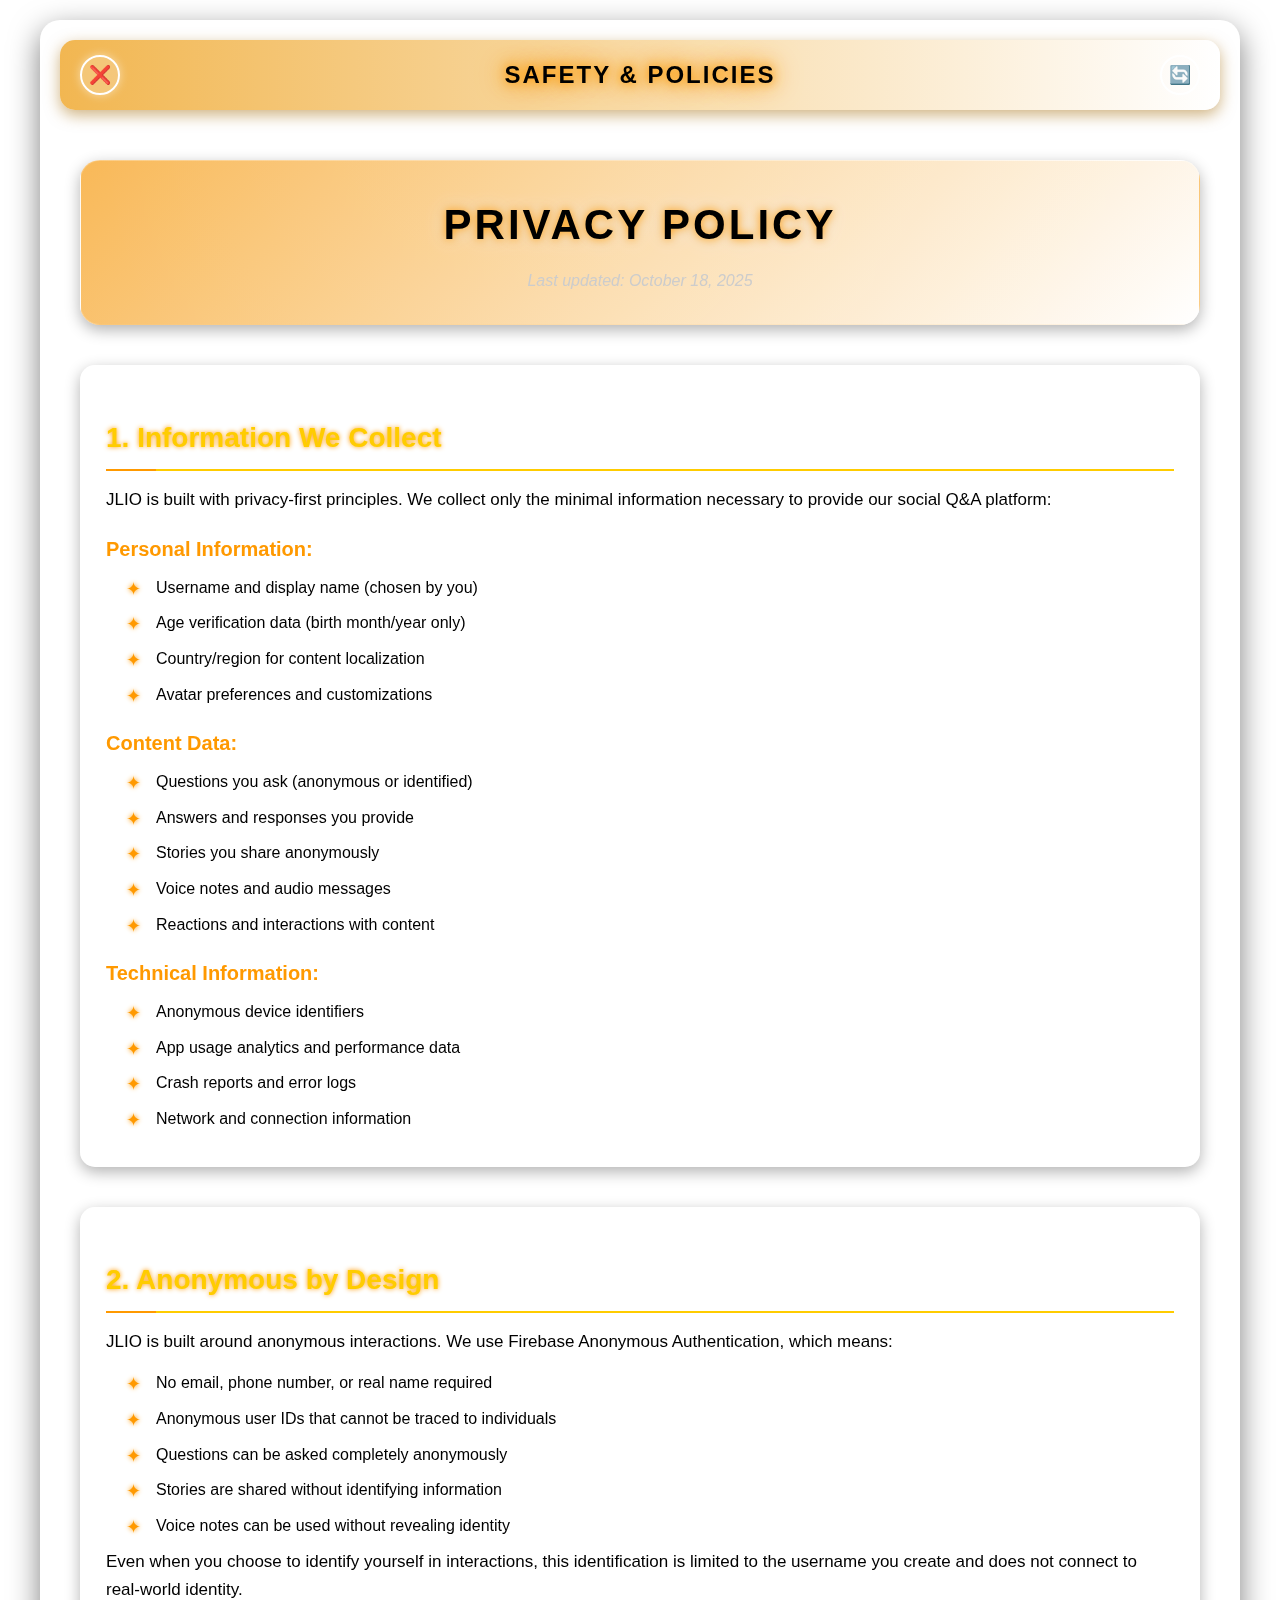
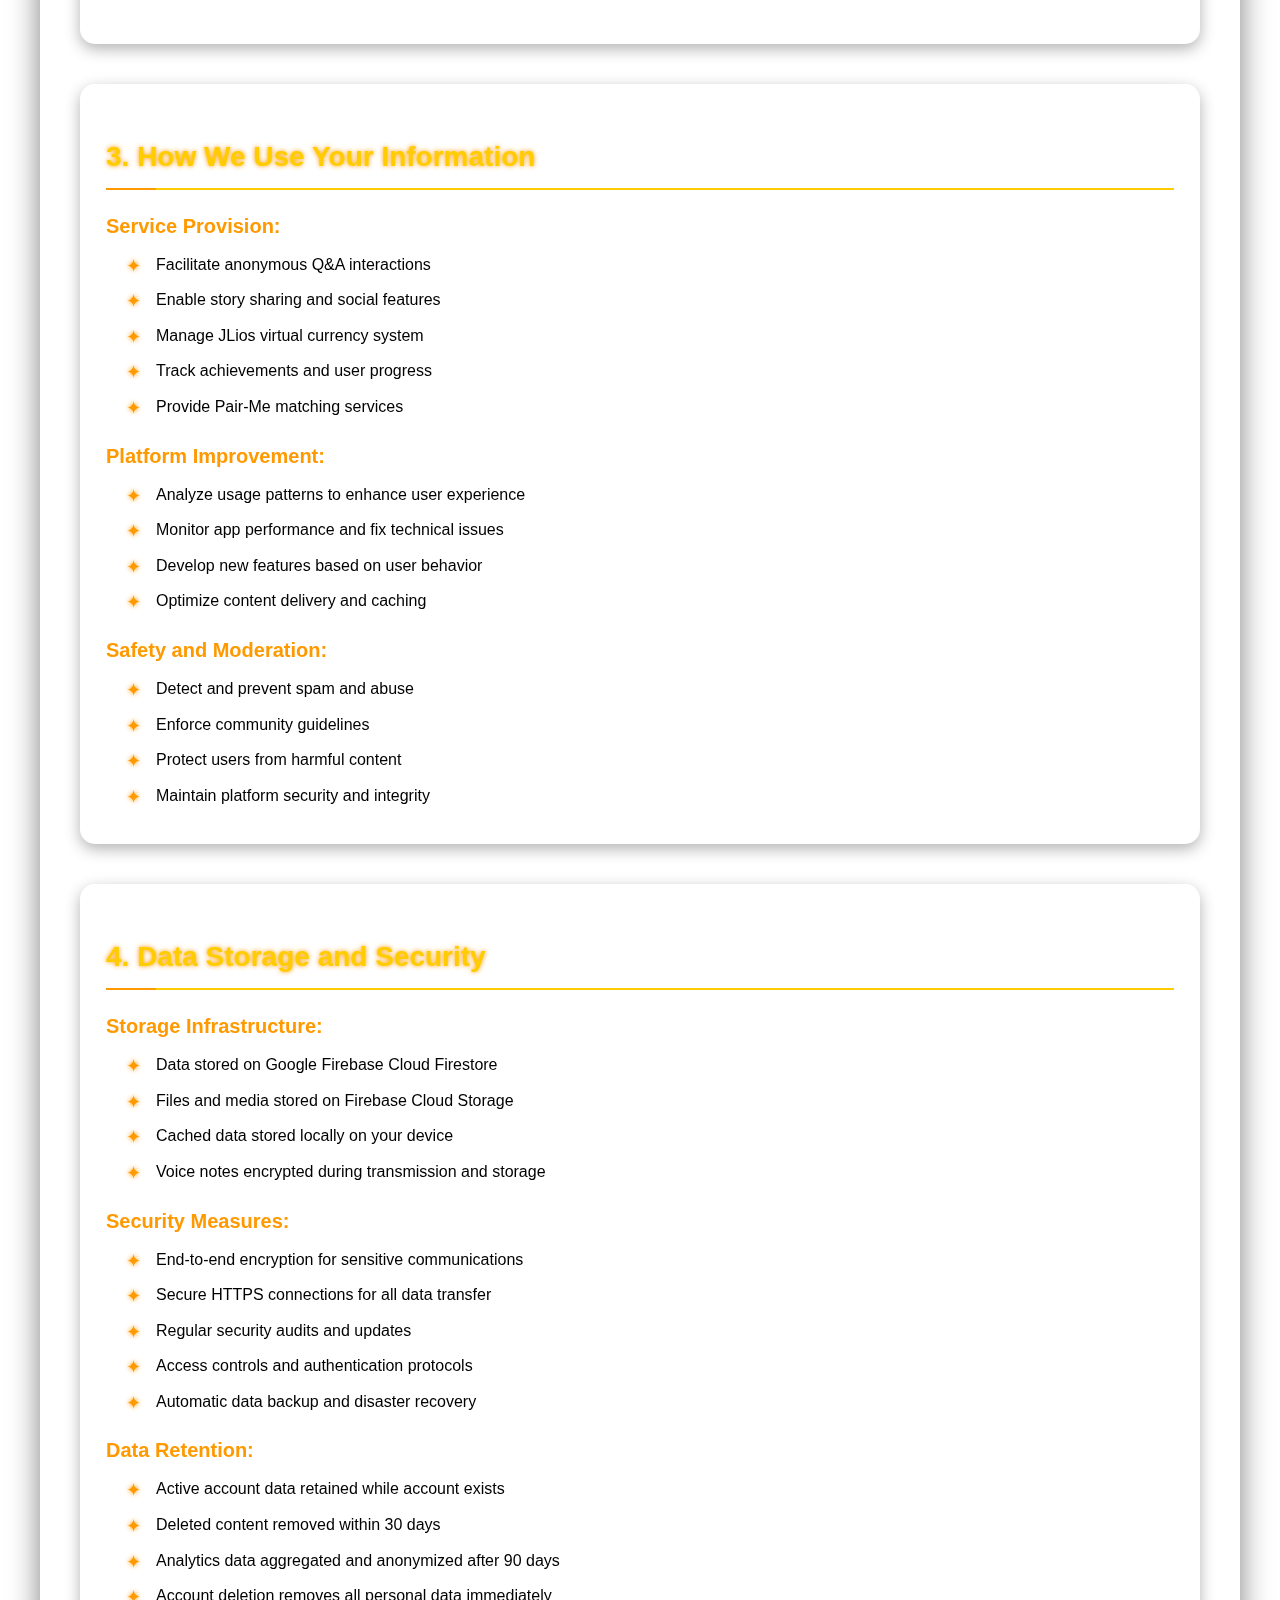
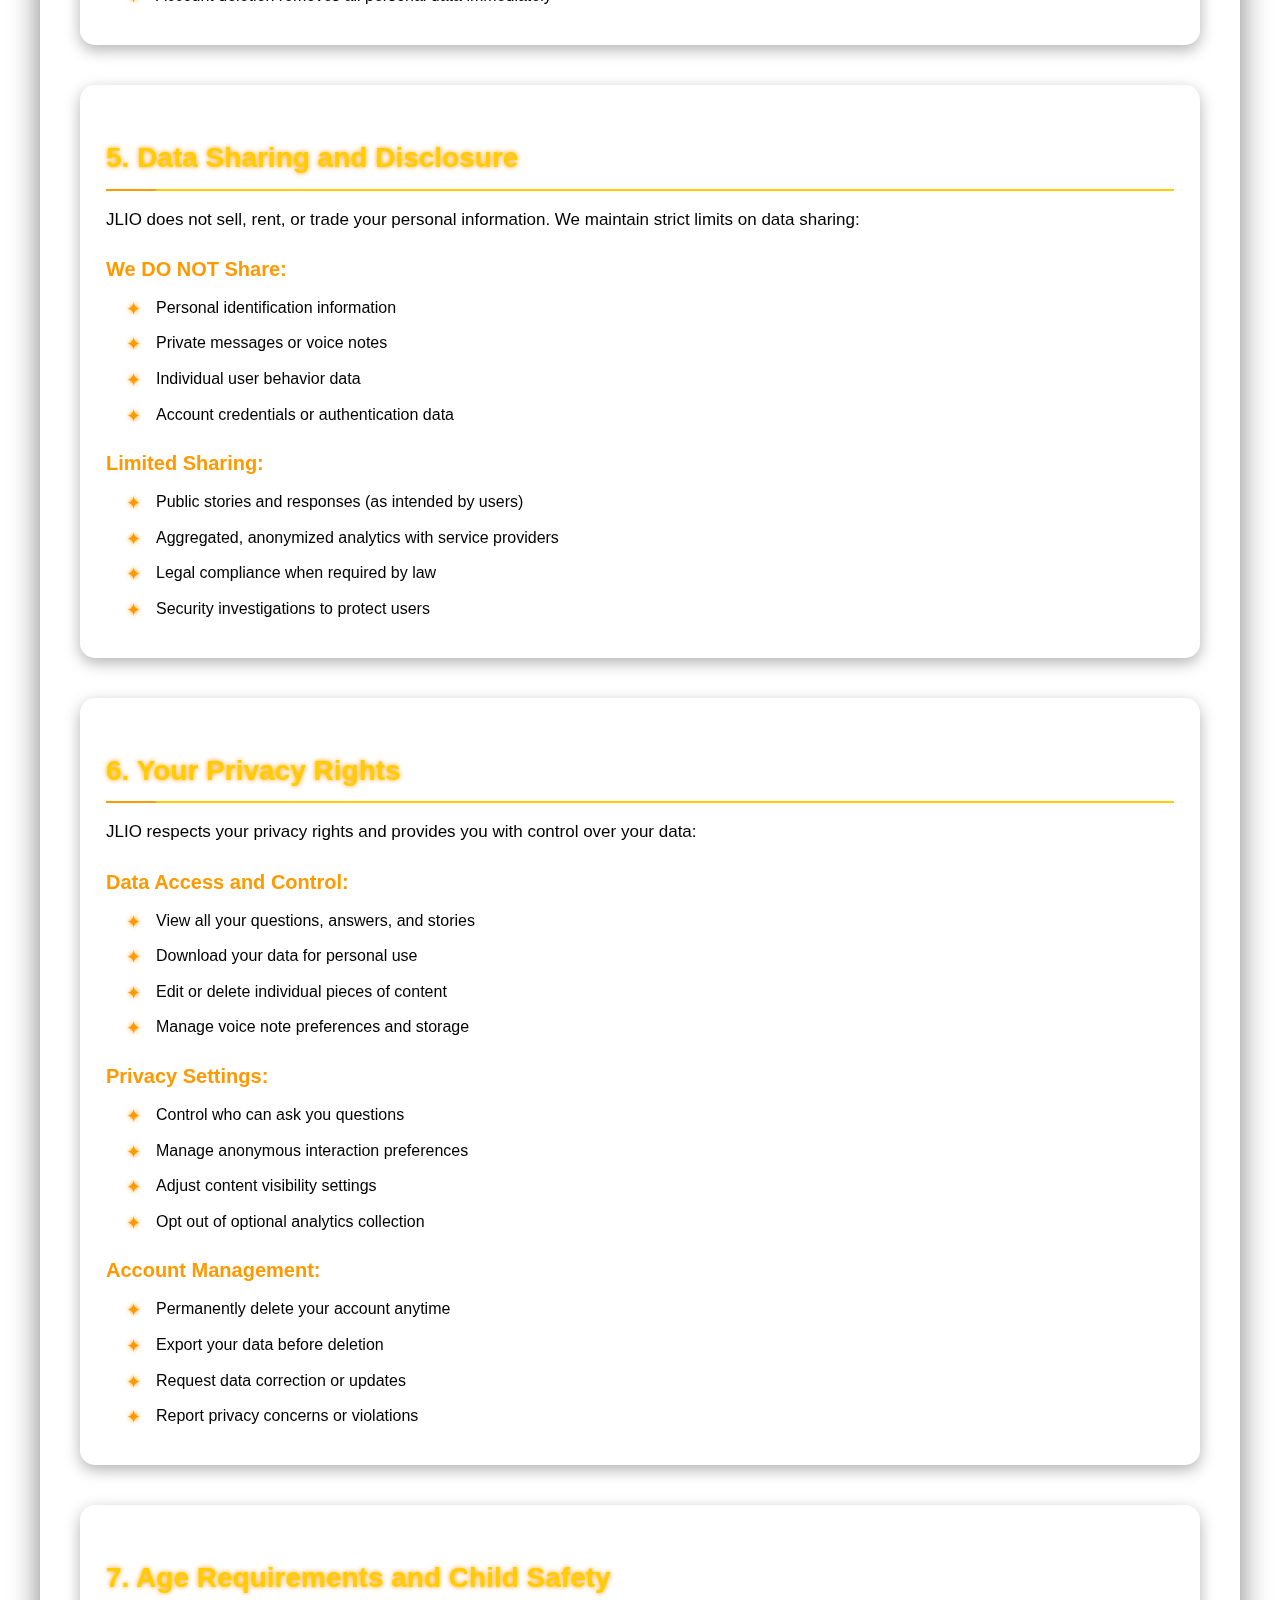
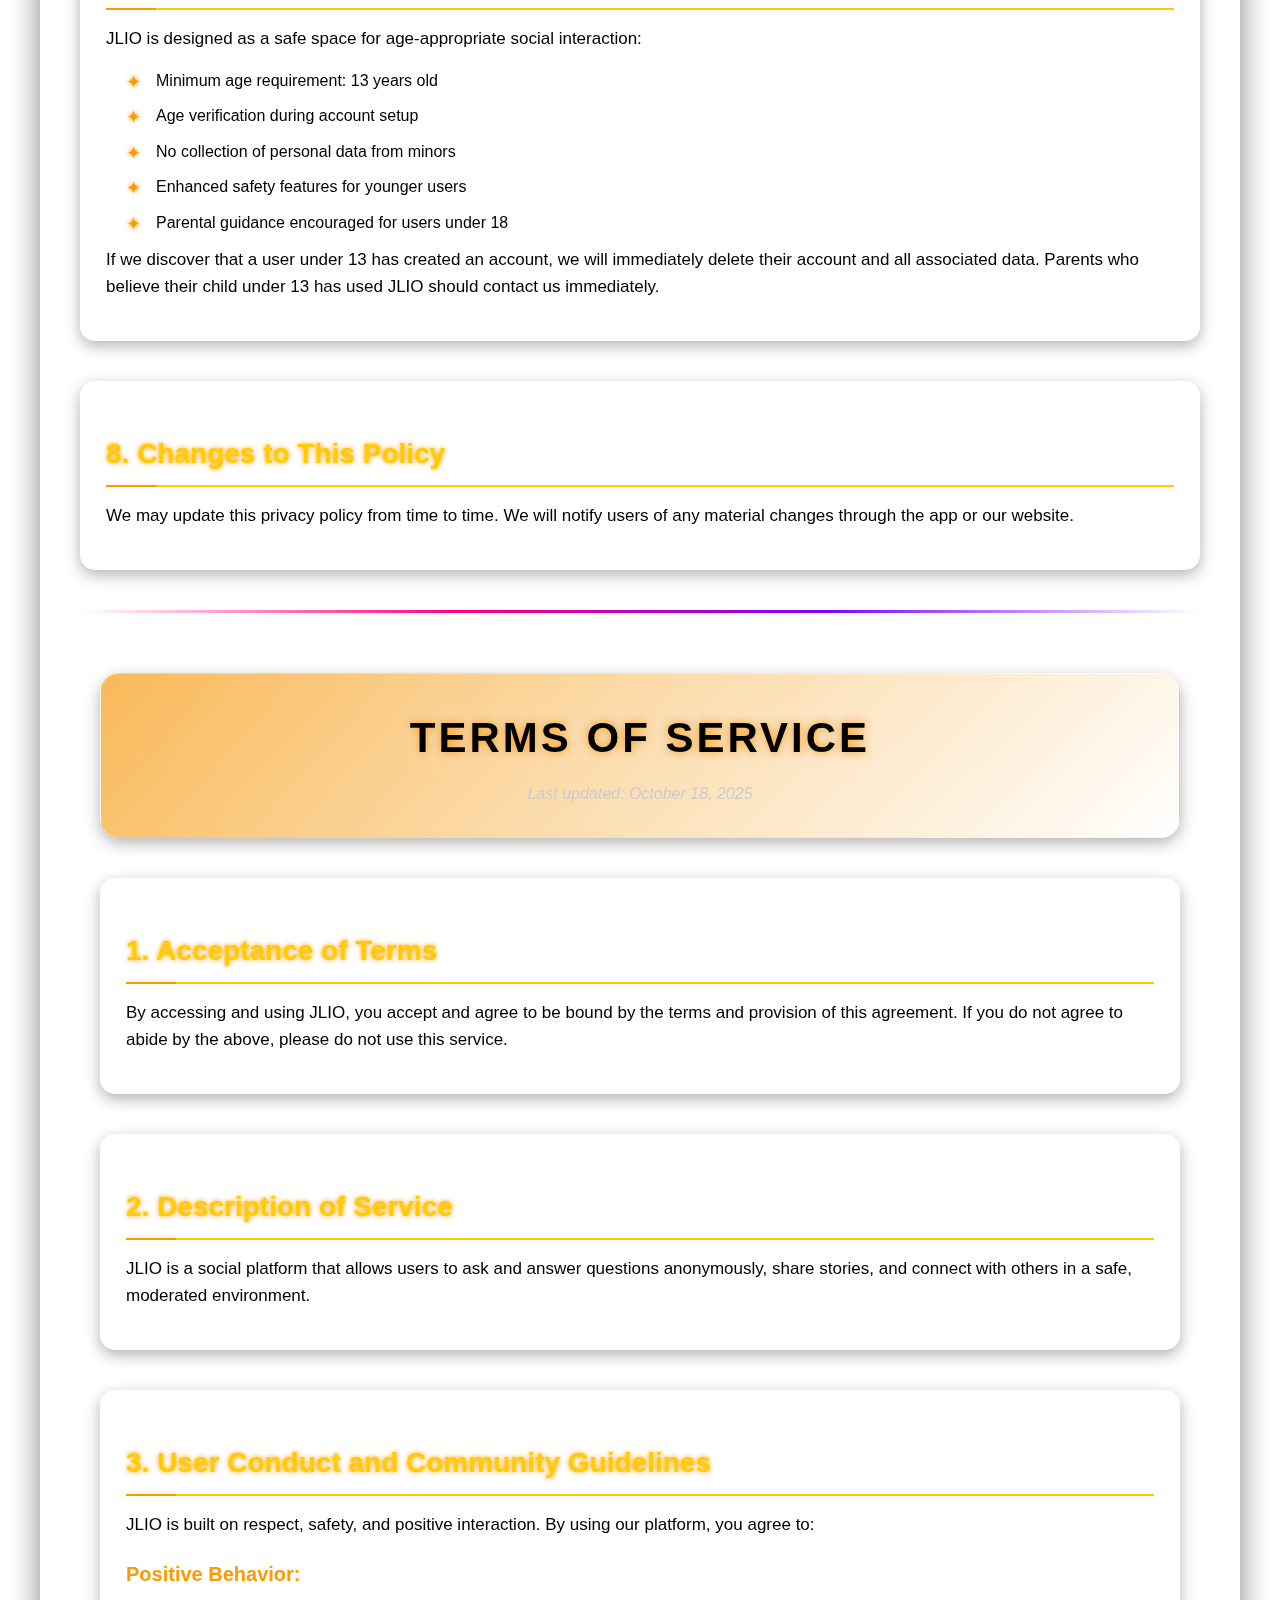
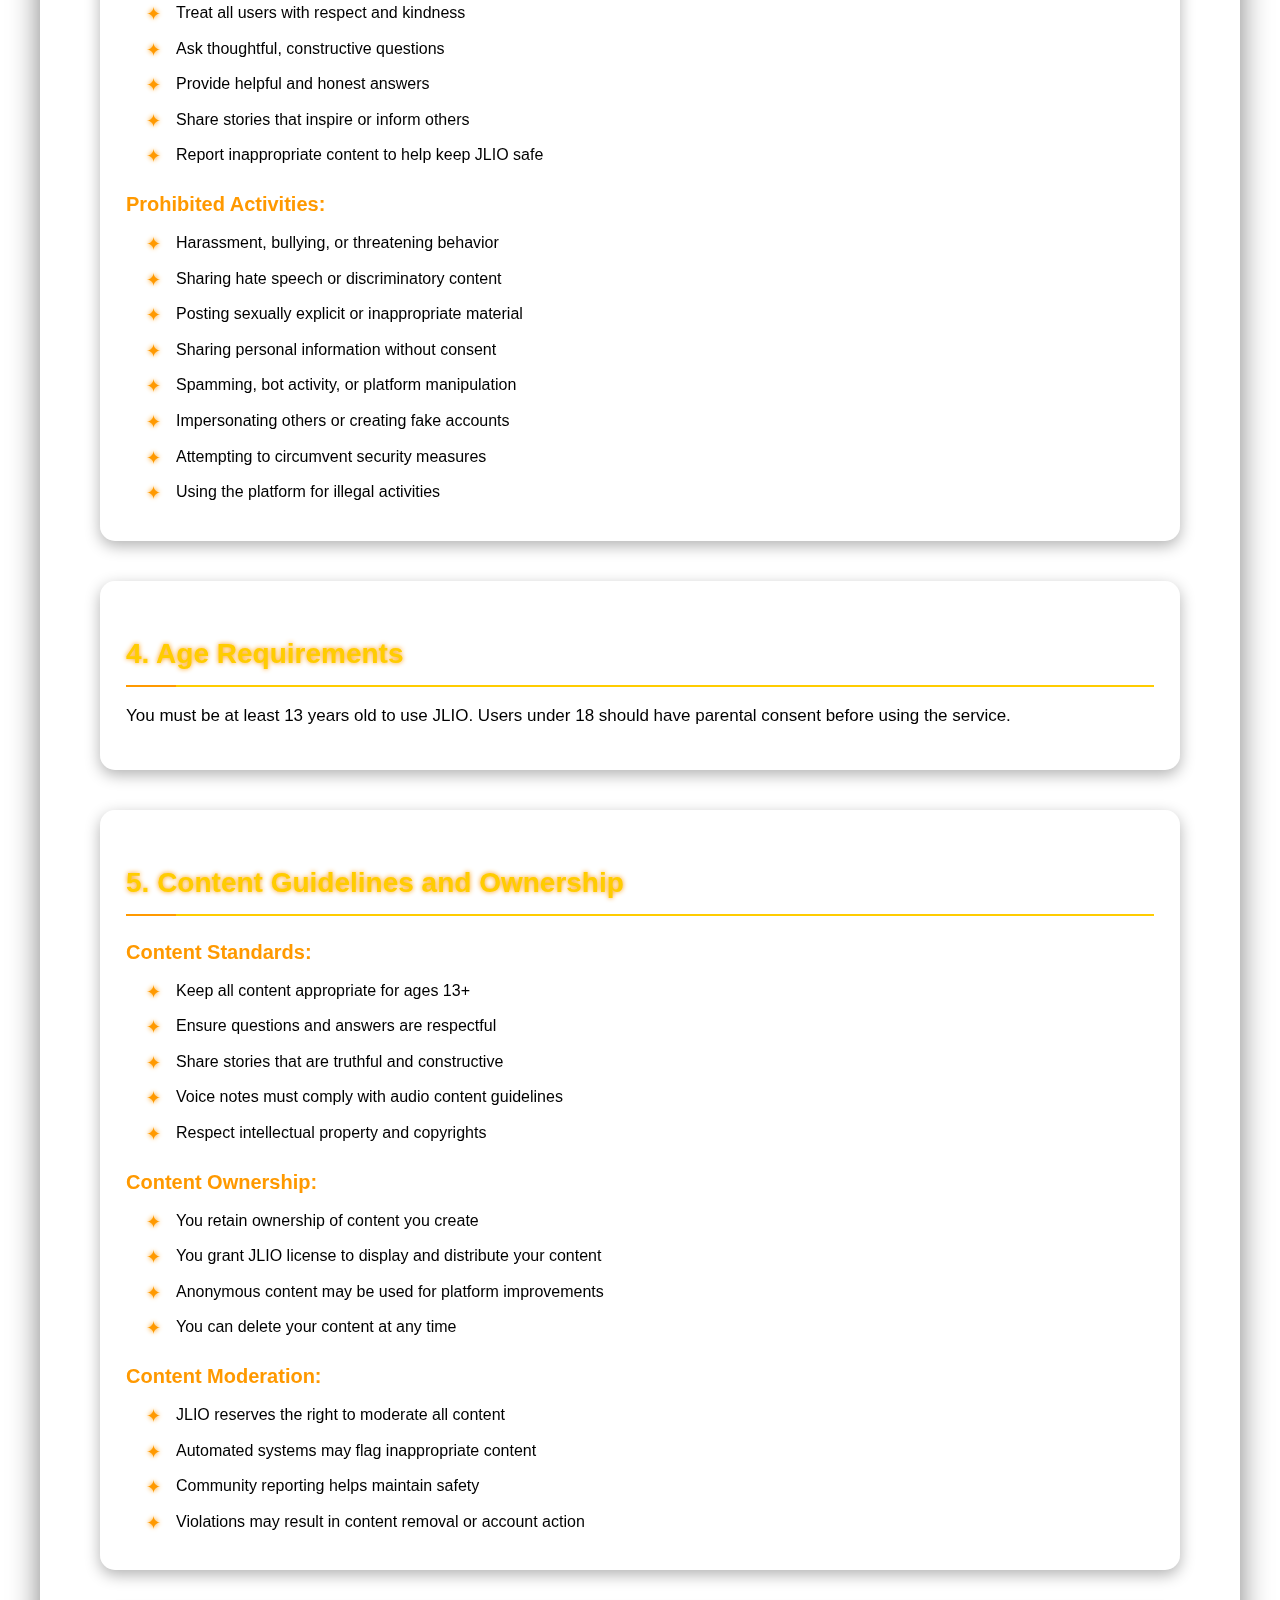
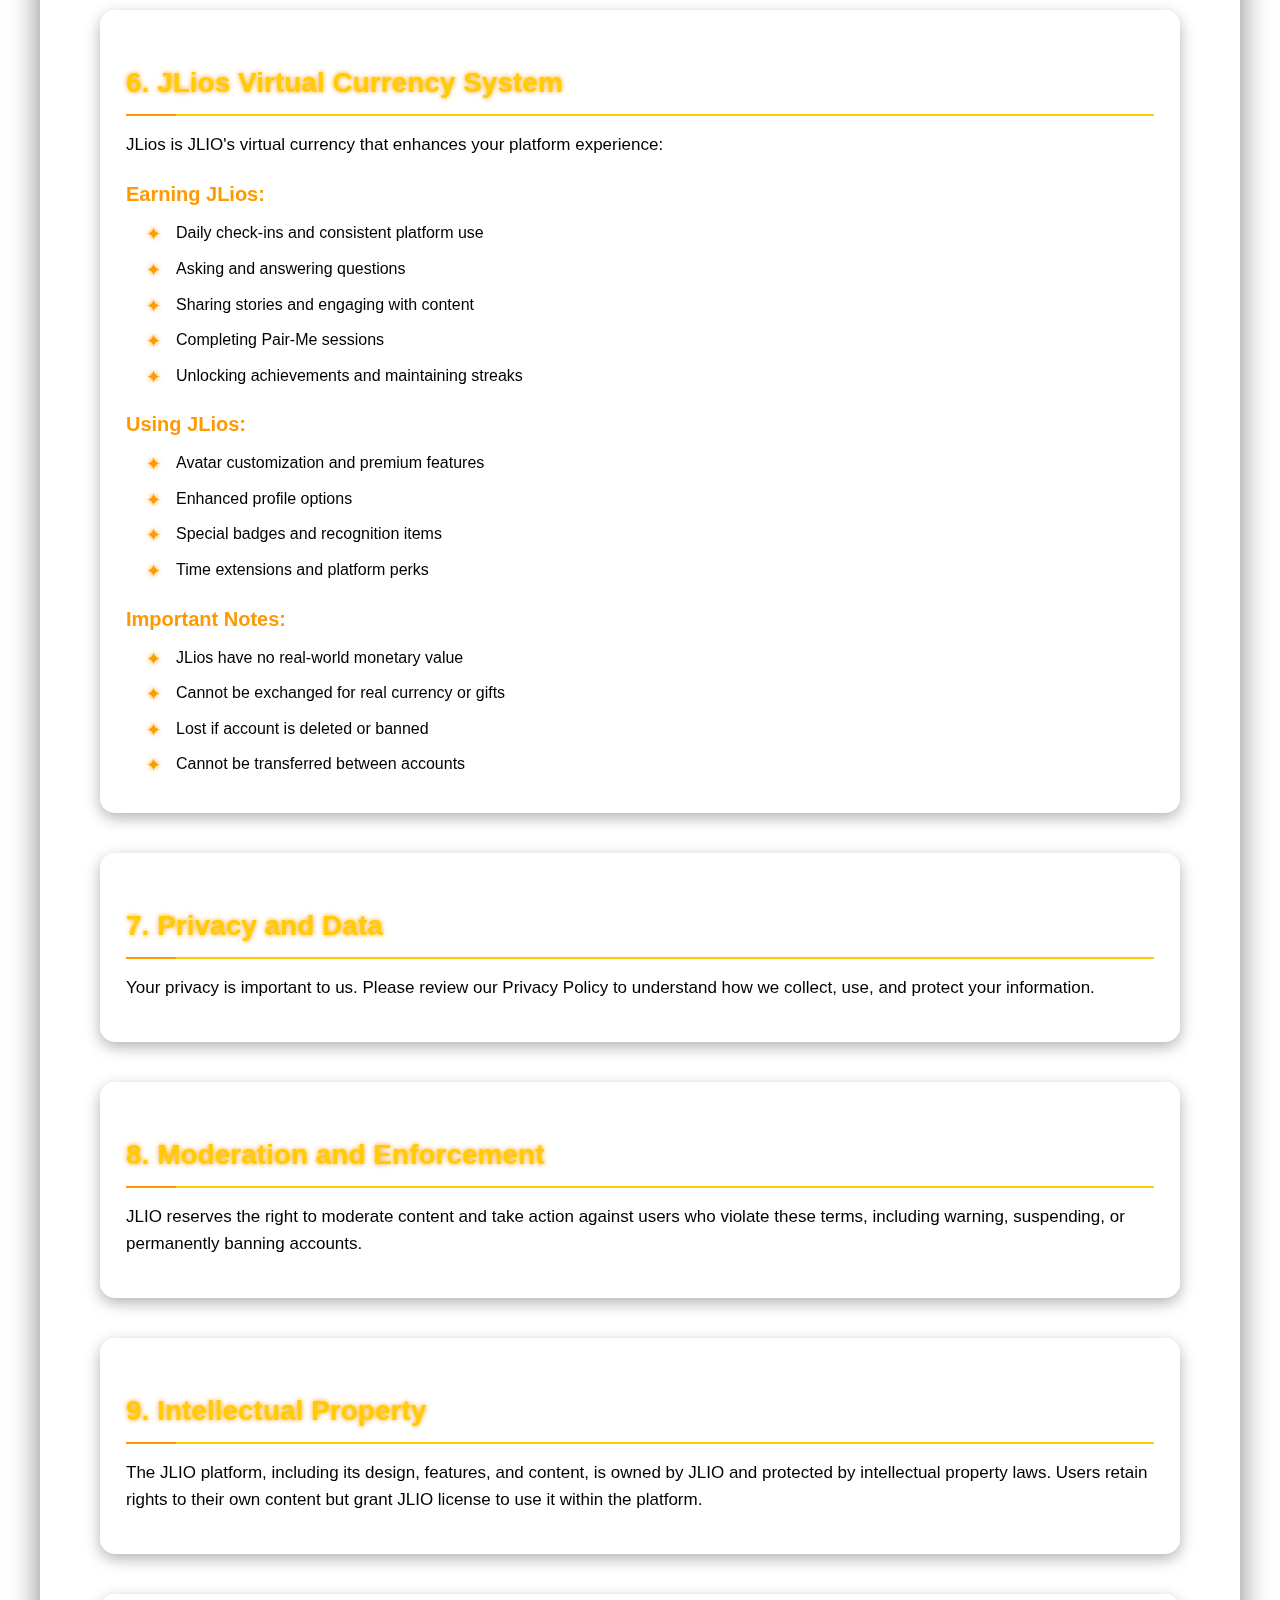
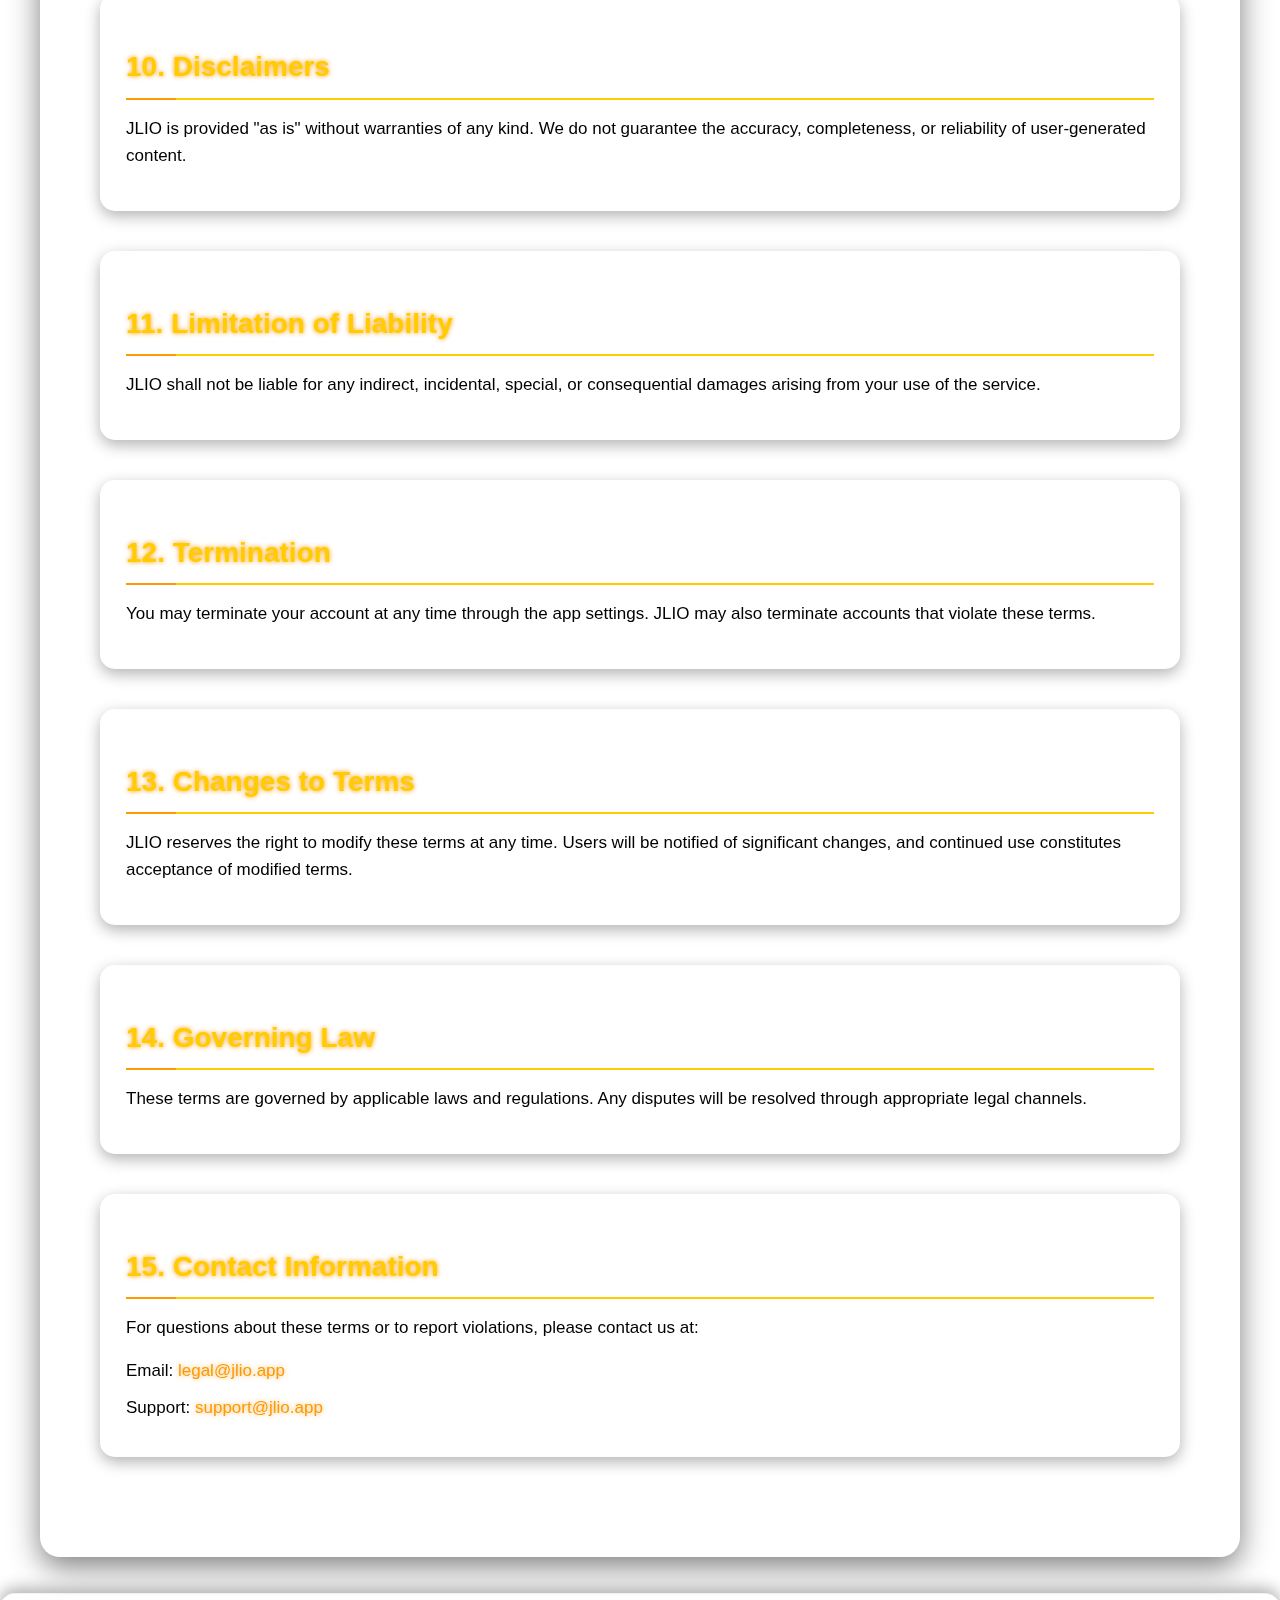
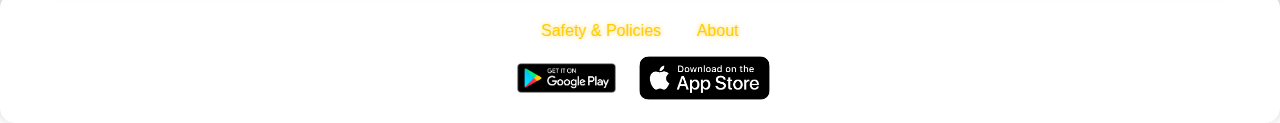
<file: jlio-landing/safety.html>
<!DOCTYPE html>
<html lang="en">
<head>
        <meta charset="UTF-8">
        <meta name="viewport" content="width=device-width, initial-scale=1.0">
        <title>Safety & Policies - Jlio</title>
        <link rel="icon" type="image/png" href="assets/images/favicon.png">
        <link rel="stylesheet" href="assets/safety.css">
        <link rel="stylesheet" href="assets/footer.css">
</head>
<body>
        <div class="container">
                <div class="top-bar">
                        <button class="icon-btn close-btn" title="Close" aria-label="Close" onclick="window.close()">❌</button>
                        <div class="top-title">Safety & Policies</div>
                        <button class="icon-btn refresh-btn" title="Refresh" aria-label="Refresh" onclick="window.location.reload()">🔄</button>
                </div>

                <main class="privacy-content">
                    <div class="section header">
                        <h1>Privacy Policy</h1>
                        <div class="last-updated">Last updated: October 18, 2025</div>
                    </div>

                    <section class="section">
                        <h2>1. Information We Collect</h2>
                        <p>JLIO is built with privacy-first principles. We collect only the minimal information necessary to provide our social Q&amp;A platform:</p>
                        <h3>Personal Information:</h3>
                        <ul class="bullets">
                            <li>Username and display name (chosen by you)</li>
                            <li>Age verification data (birth month/year only)</li>
                            <li>Country/region for content localization</li>
                            <li>Avatar preferences and customizations</li>
                        </ul>
                        <h3>Content Data:</h3>
                        <ul class="bullets">
                            <li>Questions you ask (anonymous or identified)</li>
                            <li>Answers and responses you provide</li>
                            <li>Stories you share anonymously</li>
                            <li>Voice notes and audio messages</li>
                            <li>Reactions and interactions with content</li>
                        </ul>
                        <h3>Technical Information:</h3>
                        <ul class="bullets">
                            <li>Anonymous device identifiers</li>
                            <li>App usage analytics and performance data</li>
                            <li>Crash reports and error logs</li>
                            <li>Network and connection information</li>
                        </ul>
                    </section>

                    <section class="section">
                        <h2>2. Anonymous by Design</h2>
                        <p>JLIO is built around anonymous interactions. We use Firebase Anonymous Authentication, which means:</p>
                        <ul class="bullets">
                            <li>No email, phone number, or real name required</li>
                            <li>Anonymous user IDs that cannot be traced to individuals</li>
                            <li>Questions can be asked completely anonymously</li>
                            <li>Stories are shared without identifying information</li>
                            <li>Voice notes can be used without revealing identity</li>
                        </ul>
                        <p>Even when you choose to identify yourself in interactions, this identification is limited to the username you create and does not connect to real-world identity.</p>
                    </section>

                    <section class="section">
                        <h2>3. How We Use Your Information</h2>
                        <h3>Service Provision:</h3>
                        <ul class="bullets">
                            <li>Facilitate anonymous Q&amp;A interactions</li>
                            <li>Enable story sharing and social features</li>
                            <li>Manage JLios virtual currency system</li>
                            <li>Track achievements and user progress</li>
                            <li>Provide Pair-Me matching services</li>
                        </ul>
                        <h3>Platform Improvement:</h3>
                        <ul class="bullets">
                            <li>Analyze usage patterns to enhance user experience</li>
                            <li>Monitor app performance and fix technical issues</li>
                            <li>Develop new features based on user behavior</li>
                            <li>Optimize content delivery and caching</li>
                        </ul>
                        <h3>Safety and Moderation:</h3>
                        <ul class="bullets">
                            <li>Detect and prevent spam and abuse</li>
                            <li>Enforce community guidelines</li>
                            <li>Protect users from harmful content</li>
                            <li>Maintain platform security and integrity</li>
                        </ul>
                    </section>

                    <section class="section">
                        <h2>4. Data Storage and Security</h2>
                        <h3>Storage Infrastructure:</h3>
                        <ul class="bullets">
                            <li>Data stored on Google Firebase Cloud Firestore</li>
                            <li>Files and media stored on Firebase Cloud Storage</li>
                            <li>Cached data stored locally on your device</li>
                            <li>Voice notes encrypted during transmission and storage</li>
                        </ul>
                        <h3>Security Measures:</h3>
                        <ul class="bullets">
                            <li>End-to-end encryption for sensitive communications</li>
                            <li>Secure HTTPS connections for all data transfer</li>
                            <li>Regular security audits and updates</li>
                            <li>Access controls and authentication protocols</li>
                            <li>Automatic data backup and disaster recovery</li>
                        </ul>
                        <h3>Data Retention:</h3>
                        <ul class="bullets">
                            <li>Active account data retained while account exists</li>
                            <li>Deleted content removed within 30 days</li>
                            <li>Analytics data aggregated and anonymized after 90 days</li>
                            <li>Account deletion removes all personal data immediately</li>
                        </ul>
                    </section>

                    <section class="section">
                        <h2>5. Data Sharing and Disclosure</h2>
                        <p>JLIO does not sell, rent, or trade your personal information. We maintain strict limits on data sharing:</p>
                        <h3>We DO NOT Share:</h3>
                        <ul class="bullets">
                            <li>Personal identification information</li>
                            <li>Private messages or voice notes</li>
                            <li>Individual user behavior data</li>
                            <li>Account credentials or authentication data</li>
                        </ul>
                        <h3>Limited Sharing:</h3>
                        <ul class="bullets">
                            <li>Public stories and responses (as intended by users)</li>
                            <li>Aggregated, anonymized analytics with service providers</li>
                            <li>Legal compliance when required by law</li>
                            <li>Security investigations to protect users</li>
                        </ul>
                    </section>

                    <section class="section">
                        <h2>6. Your Privacy Rights</h2>
                        <p>JLIO respects your privacy rights and provides you with control over your data:</p>
                        <h3>Data Access and Control:</h3>
                        <ul class="bullets">
                            <li>View all your questions, answers, and stories</li>
                            <li>Download your data for personal use</li>
                            <li>Edit or delete individual pieces of content</li>
                            <li>Manage voice note preferences and storage</li>
                        </ul>
                        <h3>Privacy Settings:</h3>
                        <ul class="bullets">
                            <li>Control who can ask you questions</li>
                            <li>Manage anonymous interaction preferences</li>
                            <li>Adjust content visibility settings</li>
                            <li>Opt out of optional analytics collection</li>
                        </ul>
                        <h3>Account Management:</h3>
                        <ul class="bullets">
                            <li>Permanently delete your account anytime</li>
                            <li>Export your data before deletion</li>
                            <li>Request data correction or updates</li>
                            <li>Report privacy concerns or violations</li>
                        </ul>
                    </section>

                    <section class="section">
                        <h2>7. Age Requirements and Child Safety</h2>
                        <p>JLIO is designed as a safe space for age-appropriate social interaction:</p>
                        <ul class="bullets">
                            <li>Minimum age requirement: 13 years old</li>
                            <li>Age verification during account setup</li>
                            <li>No collection of personal data from minors</li>
                            <li>Enhanced safety features for younger users</li>
                            <li>Parental guidance encouraged for users under 18</li>
                        </ul>
                        <p>If we discover that a user under 13 has created an account, we will immediately delete their account and all associated data. Parents who believe their child under 13 has used JLIO should contact us immediately.</p>
                    </section>

                    <section class="section">
                        <h2>8. Changes to This Policy</h2>
                        <p>We may update this privacy policy from time to time. We will notify users of any material changes through the app or our website.</p>
                    </section>

                    <hr />

                    <main class="terms-content">
                        <div class="section header">
                            <h1>Terms of Service</h1>
                            <div class="last-updated">Last updated: October 18, 2025</div>
                        </div>

                        <section class="section">
                            <h2>1. Acceptance of Terms</h2>
                            <p>By accessing and using JLIO, you accept and agree to be bound by the terms and provision of this agreement. If you do not agree to abide by the above, please do not use this service.</p>
                        </section>

                        <section class="section">
                            <h2>2. Description of Service</h2>
                            <p>JLIO is a social platform that allows users to ask and answer questions anonymously, share stories, and connect with others in a safe, moderated environment.</p>
                        </section>

                        <section class="section">
                            <h2>3. User Conduct and Community Guidelines</h2>
                            <p>JLIO is built on respect, safety, and positive interaction. By using our platform, you agree to:</p>
                            <h3>Positive Behavior:</h3>
                            <ul class="bullets">
                                <li>Treat all users with respect and kindness</li>
                                <li>Ask thoughtful, constructive questions</li>
                                <li>Provide helpful and honest answers</li>
                                <li>Share stories that inspire or inform others</li>
                                <li>Report inappropriate content to help keep JLIO safe</li>
                            </ul>

                            <h3>Prohibited Activities:</h3>
                            <ul class="bullets">
                                <li>Harassment, bullying, or threatening behavior</li>
                                <li>Sharing hate speech or discriminatory content</li>
                                <li>Posting sexually explicit or inappropriate material</li>
                                <li>Sharing personal information without consent</li>
                                <li>Spamming, bot activity, or platform manipulation</li>
                                <li>Impersonating others or creating fake accounts</li>
                                <li>Attempting to circumvent security measures</li>
                                <li>Using the platform for illegal activities</li>
                            </ul>
                        </section>

                        <section class="section">
                            <h2>4. Age Requirements</h2>
                            <p>You must be at least 13 years old to use JLIO. Users under 18 should have parental consent before using the service.</p>
                        </section>

                        <section class="section">
                            <h2>5. Content Guidelines and Ownership</h2>
                            <h3>Content Standards:</h3>
                            <ul class="bullets">
                                <li>Keep all content appropriate for ages 13+</li>
                                <li>Ensure questions and answers are respectful</li>
                                <li>Share stories that are truthful and constructive</li>
                                <li>Voice notes must comply with audio content guidelines</li>
                                <li>Respect intellectual property and copyrights</li>
                            </ul>

                            <h3>Content Ownership:</h3>
                            <ul class="bullets">
                                <li>You retain ownership of content you create</li>
                                <li>You grant JLIO license to display and distribute your content</li>
                                <li>Anonymous content may be used for platform improvements</li>
                                <li>You can delete your content at any time</li>
                            </ul>

                            <h3>Content Moderation:</h3>
                            <ul class="bullets">
                                <li>JLIO reserves the right to moderate all content</li>
                                <li>Automated systems may flag inappropriate content</li>
                                <li>Community reporting helps maintain safety</li>
                                <li>Violations may result in content removal or account action</li>
                            </ul>
                        </section>

                        <section class="section">
                            <h2>6. JLios Virtual Currency System</h2>
                            <p>JLios is JLIO's virtual currency that enhances your platform experience:</p>
                            <h3>Earning JLios:</h3>
                            <ul class="bullets">
                                <li>Daily check-ins and consistent platform use</li>
                                <li>Asking and answering questions</li>
                                <li>Sharing stories and engaging with content</li>
                                <li>Completing Pair-Me sessions</li>
                                <li>Unlocking achievements and maintaining streaks</li>
                            </ul>

                            <h3>Using JLios:</h3>
                            <ul class="bullets">
                                <li>Avatar customization and premium features</li>
                                <li>Enhanced profile options</li>
                                <li>Special badges and recognition items</li>
                                <li>Time extensions and platform perks</li>
                            </ul>

                            <h3>Important Notes:</h3>
                            <ul class="bullets">
                                <li>JLios have no real-world monetary value</li>
                                <li>Cannot be exchanged for real currency or gifts</li>
                                <li>Lost if account is deleted or banned</li>
                                <li>Cannot be transferred between accounts</li>
                            </ul>
                        </section>

                        <section class="section">
                            <h2>7. Privacy and Data</h2>
                            <p>Your privacy is important to us. Please review our Privacy Policy to understand how we collect, use, and protect your information.</p>
                        </section>

                        <section class="section">
                            <h2>8. Moderation and Enforcement</h2>
                            <p>JLIO reserves the right to moderate content and take action against users who violate these terms, including warning, suspending, or permanently banning accounts.</p>
                        </section>

                        <section class="section">
                            <h2>9. Intellectual Property</h2>
                            <p>The JLIO platform, including its design, features, and content, is owned by JLIO and protected by intellectual property laws. Users retain rights to their own content but grant JLIO license to use it within the platform.</p>
                        </section>

                        <section class="section">
                            <h2>10. Disclaimers</h2>
                            <p>JLIO is provided "as is" without warranties of any kind. We do not guarantee the accuracy, completeness, or reliability of user-generated content.</p>
                        </section>

                        <section class="section">
                            <h2>11. Limitation of Liability</h2>
                            <p>JLIO shall not be liable for any indirect, incidental, special, or consequential damages arising from your use of the service.</p>
                        </section>

                        <section class="section">
                            <h2>12. Termination</h2>
                            <p>You may terminate your account at any time through the app settings. JLIO may also terminate accounts that violate these terms.</p>
                        </section>

                        <section class="section">
                            <h2>13. Changes to Terms</h2>
                            <p>JLIO reserves the right to modify these terms at any time. Users will be notified of significant changes, and continued use constitutes acceptance of modified terms.</p>
                        </section>

                        <section class="section">
                            <h2>14. Governing Law</h2>
                            <p>These terms are governed by applicable laws and regulations. Any disputes will be resolved through appropriate legal channels.</p>
                        </section>

                        <section class="section">
                            <h2>15. Contact Information</h2>
                            <p>For questions about these terms or to report violations, please contact us at:</p>
                            <p class="contact">Email: <a href="mailto:legal@jlio.app">legal@jlio.app</a></p>
                            <p class="contact">Support: <a href="mailto:support@jlio.app">support@jlio.app</a></p>
                        </section>

                    </main>

                </main>
                </div>

                <footer class="footer">
                                <div class="footer-content">
                                                <div class="footer-nav-small">
                                                                <a href="safety.html">Safety & Policies</a>
                                                                <span>•</span>
                                                                <a href="about.html">About</a>
                                                </div>
                                                <div class="store-links">
                                                                <a href="https://play.google.com/store/apps/details?id=com.jlio.app" target="_blank" rel="noopener" class="store-btn">
                                                                                <img src="assets/images/play-store-badge.png" alt="Get it on Google Play" class="store-icon" />
                                                                </a>
                                                                <a href="https://apps.apple.com/app/id6473821234" target="_blank" rel="noopener" class="store-btn">
                                                                                <img src="assets/images/app-store-badge.png" alt="Download on the App Store" class="store-icon" />
                                                                </a>
                                                </div>
                                </div>
                </footer>

</body>
</html>
</file>
<file: jlio-landing/assets/safety.css>
/* assets/styles.css - Flashy Version */

/* Base styles with vibrant colors */
* {
    margin: 0;
    padding: 0;
    box-sizing: border-box;
}

:root {
		--soft-pink: #f7f7fa; /* much more neutral, almost white */
		--card-bg: #fff; /* white card */
		--textbox-bg: #f3f4f8; /* very light gray-blue */
		--textbox-border: #e0e0e6; /* subtle border */
		--textbox-focus: #ffb84d; /* orangish yellow for focus */
		--button-bg: #ffb84d;
		--button-hover: #ff9900;
		--button-text: #fff;
		--header-bg: #f3f4f8;
		--header-text: #ff9900;
		--avatar-border: #e0e0e6;
		--example-bg: #f3f4f8;
		--example-text: #ff9900;
		--success: #2ecc71;
		--error: #e74c3c;
}

body {
    font-family: 'Segoe UI', Tahoma, Geneva, Verdana, sans-serif;
    background: linear-gradient(135deg, --soft-pink, --button-bg, --card-bg);
    background-size: 400% 400%;
    animation: gradientShift 15s ease infinite;
    color: #000;
    line-height: 1.6;
    overflow-x: hidden;
}

@keyframes gradientShift {
    0% { background-position: 0% 50%; }
    50% { background-position: 100% 50%; }
    100% { background-position: 0% 50%; }
}

.container {
    max-width: 1200px;
    margin: 0 auto;
    padding: 20px;
    background: #fff;
    border-radius: 20px;
    box-shadow: 0 10px 30px rgba(0, 0, 0, 0.5);
    backdrop-filter: blur(10px);
    margin-top: 20px;
    margin-bottom: 20px;
}

/* Top Bar with Neon Effect */
.top-bar {
    display: flex;
    justify-content: space-between;
    align-items: center;
    padding: 15px 20px;
    background: linear-gradient(90deg, rgba(236, 152, 8, 0.7), rgba(255, 255, 255, 0.7));
    border-radius: 15px;
    margin-bottom: 30px;
    box-shadow: 0 5px 15px rgba(161, 103, 4, 0.5);
    position: relative;
    overflow: hidden;
}

.top-bar::before {
    content: '';
    position: absolute;
    top: 0;
    left: -100%;
    width: 100%;
    height: 100%;
    background: linear-gradient(90deg, transparent, rgba(255, 255, 255, 0.4), transparent);
    transition: 0.5s;
}

.top-bar:hover::before {
    left: 100%;
}

.top-title {
    font-size: 24px;
    font-weight: bold;
    text-transform: uppercase;
    letter-spacing: 2px;
    text-shadow: 0 0 10px #ff9900, 0 0 20px #ff9900, 0 0 30px #ff9900;
}

.icon-btn {
    background: rgba(255, 255, 255, 0.2);
    border: 2px solid #fff;
    border-radius: 50%;
    width: 40px;
    height: 40px;
    font-size: 18px;
    cursor: pointer;
    transition: all 0.3s ease;
    display: flex;
    align-items: center;
    justify-content: center;
    box-shadow: 0 0 10px rgba(255, 255, 255, 0.5);
}

.icon-btn:hover {
    background: rgba(255, 255, 255, 0.8);
    color: #000;
    transform: scale(1.1);
    box-shadow: 0 0 20px #fff;
}

/* Main Content Styles */
.privacy-content, .terms-content {
    padding: 20px;
}

.section {
    margin-bottom: 40px;
    padding: 25px;
    background: rgba(255, 255, 255, 0.1);
    border-radius: 15px;
    box-shadow: 0 5px 15px rgba(0, 0, 0, 0.3);
    transition: transform 0.3s ease, box-shadow 0.3s ease;
    border: 1px solid rgba(255, 255, 255, 0.2);
}

.section:hover {
    transform: translateY(-5px);
    box-shadow: 0 10px 25px rgba(0, 0, 0, 0.4);
}

.header {
    text-align: center;
    background: linear-gradient(135deg, rgba(246, 152, 10, 0.7), rgba(255, 255, 255, 0.7));
    padding: 30px;
    border-radius: 20px;
    margin-bottom: 40px;
    position: relative;
    overflow: hidden;
}

.header::after {
    content: '';
    position: absolute;
    top: -50%;
    left: -50%;
    width: 200%;
    height: 200%;
    background: radial-gradient(circle, rgba(255, 255, 255, 0.1) 0%, transparent 70%);
    animation: pulse 4s linear infinite;
}

@keyframes pulse {
    0% { transform: rotate(0deg); }
    100% { transform: rotate(360deg); }
}

h1 {
    font-size: 42px;
    margin-bottom: 10px;
    text-transform: uppercase;
    letter-spacing: 3px;
    text-shadow: 0 0 10px #ff9900, 0 0 20px #e7e2e4;
    position: relative;
    z-index: 1;
}

h2 {
    font-size: 28px;
    margin: 25px 0 15px;
    color: #ffcc00;
    text-shadow: 0 0 5px #ff9900;
    border-bottom: 2px solid #ffcc00;
    padding-bottom: 8px;
    position: relative;
}

h2::after {
    content: '';
    position: absolute;
    bottom: -2px;
    left: 0;
    width: 50px;
    height: 2px;
    background: #ff9900;
    transition: width 0.3s ease;
}

h2:hover::after {
    width: 100%;
}

h3 {
    font-size: 20px;
    margin: 20px 0 10px;
    color: #ff9900;
    text-shadow: 0 0 5px rgba(255, 255, 255, 0.7);
}

.last-updated {
    font-style: italic;
    color: #cccccc;
    font-size: 16px;
    position: relative;
    z-index: 1;
}

p {
    margin-bottom: 15px;
    font-size: 17px;
}

/* Bullet List Styles */
.bullets {
    list-style-type: none;
    padding-left: 20px;
}

.bullets li {
    margin-bottom: 10px;
    padding-left: 30px;
    position: relative;
    font-size: 16px;
}

.bullets li::before {
    content: '✦';
    position: absolute;
    left: 0;
    color: #ff9900;
    font-size: 18px;
    text-shadow: 0 0 5px #ff9900;
    animation: twinkle 2s infinite;
}

@keyframes twinkle {
    0%, 100% { opacity: 1; }
    50% { opacity: 0.5; }
}

/* Contact Links */
.contact {
    margin: 10px 0;
}

.contact a {
    color: #ff9900;
    text-decoration: none;
    transition: all 0.3s ease;
    text-shadow: 0 0 5px rgba(233, 159, 31, 0.7);
    position: relative;
    padding-bottom: 2px;
}

.contact a::after {
    content: '';
    position: absolute;
    bottom: 0;
    left: 0;
    width: 0;
    height: 2px;
    background: #00ffff;
    transition: width 0.3s ease;
    box-shadow: 0 0 5px #00ffff;
}

.contact a:hover {
    color: #ffffff;
    text-shadow: 0 0 10px #00ffff;
}

.contact a:hover::after {
    width: 100%;
}

/* Horizontal Rule */
hr {
    border: none;
    height: 3px;
    background: linear-gradient(90deg, transparent, #ff0080, #8000ff, transparent);
    margin: 40px 0;
    border-radius: 3px;
}

/* Footer Styles */
.footer {
    margin-top: 50px;
    padding: 20px;
    background: rgba(0, 0, 0, 0.8);
    border-radius: 15px;
    box-shadow: 0 -5px 15px rgba(0, 0, 0, 0.3);
}

.footer-content {
    display: flex;
    flex-direction: column;
    align-items: center;
    gap: 20px;
}

.footer-nav-small {
    display: flex;
    align-items: center;
    gap: 15px;
    font-size: 16px;
}

.footer-nav-small a {
    color: #ffcc00;
    text-decoration: none;
    transition: all 0.3s ease;
    text-shadow: 0 0 5px rgba(255, 204, 0, 0.7);
}

.footer-nav-small a:hover {
    color: #ffffff;
    text-shadow: 0 0 10px #ffcc00;
    transform: translateY(-2px);
}

.footer-nav-small span {
    color: #ffffff;
}

.store-links {
    display: flex;
    gap: 20px;
}

.store-btn {
    display: inline-block;
    transition: all 0.3s ease;
    border-radius: 10px;
    overflow: hidden;
}

.store-btn:hover {
    transform: scale(1.05);
    box-shadow: 0 5px 15px rgba(255, 255, 255, 0.3);
}

.store-icon {
    height: 50px;
    border-radius: 10px;
}

/* Responsive Design */
@media (max-width: 768px) {
    .container {
        padding: 10px;
        margin: 10px;
    }
    
    .top-title {
        font-size: 18px;
    }
    
    h1 {
        font-size: 32px;
    }
    
    h2 {
        font-size: 24px;
    }
    
    .footer-nav-small {
        flex-direction: column;
        gap: 10px;
    }
    
    .store-links {
        flex-direction: column;
        align-items: center;
    }
}

/* Scrollbar Styling */
::-webkit-scrollbar {
    width: 12px;
}

::-webkit-scrollbar-track {
    background: rgba(0, 0, 0, 0.3);
    border-radius: 10px;
}

::-webkit-scrollbar-thumb {
    background: linear-gradient(135deg, #ff0080, #8000ff);
    border-radius: 10px;
    border: 2px solid rgba(0, 0, 0, 0.3);
}

::-webkit-scrollbar-thumb:hover {
    background: linear-gradient(135deg, #ff3399, #9933ff);
}
</file>
<file: jlio-landing/assets/footer.css>
/* Footer styles for app download encouragement */
.footer {
  width: 100%;
  background: #fff;
  border-top: 1px solid #f3f4f8;
  padding: 24px 0 16px 0;
  display: flex;
  justify-content: center;
  align-items: center;
  margin-top: 36px;
}
.footer-content {
  display: flex;
  flex-direction: column;
  align-items: center;
  gap: 12px;
}
.footer-text {
  color: #222;
  font-size: 1.08rem;
  font-weight: 600;
  margin-bottom: 4px;
}
.store-links {
  display: flex;
  gap: 16px;
}
.store-btn {
  display: inline-block;
}
.store-icon {
  height: 44px;
  width: auto;
  transition: transform 0.12s;
}
.store-btn:hover .store-icon,
.store-btn:focus .store-icon {
  transform: scale(1.07);
}
@media (max-width: 600px) {
  .footer-content {
    gap: 8px;
  }
  .store-icon {
    height: 36px;
  }
}
</file>
